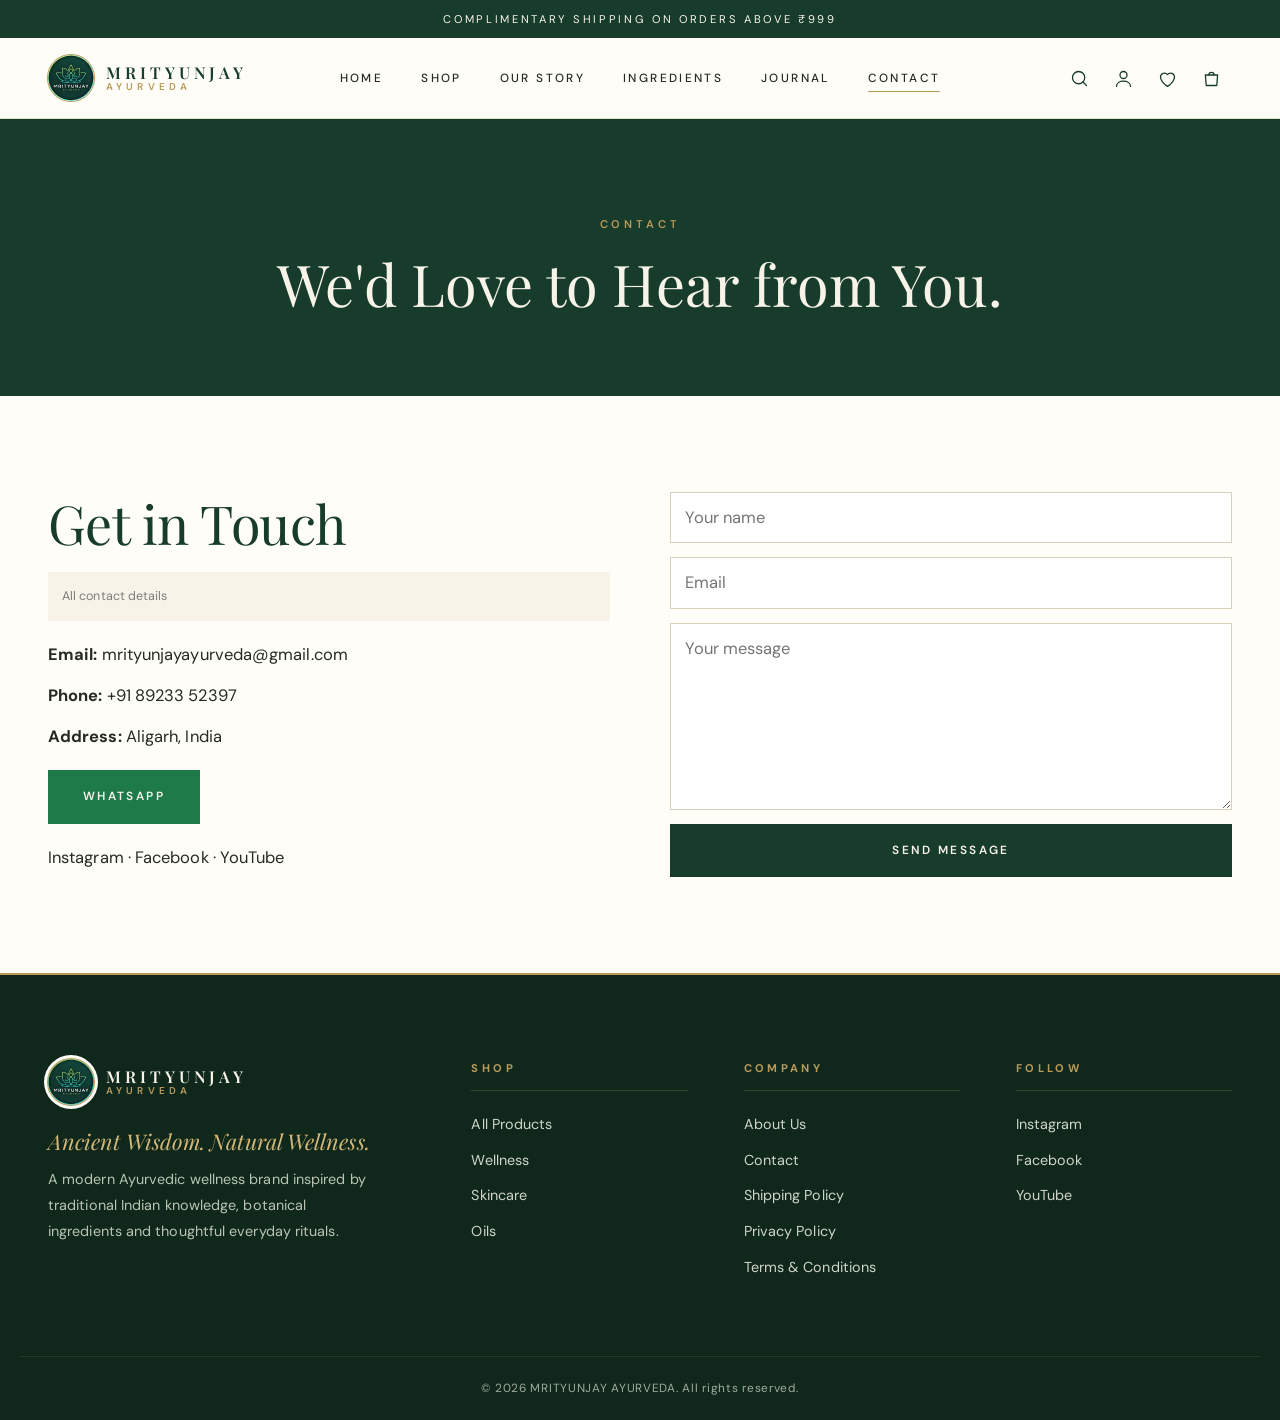
<file: pages/contact.html>
<!DOCTYPE html>
<html lang="en">
    <head>
        <meta charset="utf-8">
        <meta name="viewport" content="width=device-width,initial-scale=1">
        <title>Contact | MRITYUNJAY AYURVEDA</title>
        <link rel="icon" href="../assets/images/logo.jpeg">
        <link rel="preconnect" href="https://fonts.googleapis.com">
        <link href="https://fonts.googleapis.com/css2?family=DM+Sans:wght@400;500;600&family=Playfair+Display:wght@400;500;600&display=swap" rel="stylesheet">
        <link rel="stylesheet" href="../index.css">
    </head>
    <body data-root="../" data-page="contact">
        <section class="ph-hero"><span class="eyebrow">Contact</span><h1>We'd Love to Hear from You.</h1></section>
        <section class="sec"><div class="wrap ct"><div><h2>Get in Touch</h2><p class="dis">All contact details</p><ul style="margin:20px 0"><li><b>Email:</b> mrityunjayayurveda@gmail.com</li><li><b>Phone:</b> +91 89233 52397</li><li><b>Address:</b> Aligarh, India</li></ul><a class="btn wa" target="_blank" rel="noopener" href="https://wa.me/918923352397">WhatsApp </a><p style="margin-top:20px"><a target="_blank" rel="noopener" href="https://www.instagram.com/mrityunjayproducts?dlrf=MXJwaGhwcmVuNHN0OQ==">Instagram</a> · <a target="_blank" rel="noopener" href="https://facebook.com">Facebook</a> · <a target="_blank" rel="noopener" href="https://youtube.com">YouTube</a></p></div><form class="f" id="cf"><input required placeholder="Your name"><input type="email" required placeholder="Email"><textarea required rows="6" placeholder="Your message"></textarea><button class="btn">Send Message</button></form></div></section>
        <script src="../pack.js"></script>
        <script src="../index.js"></script>
    </body>
</html>
</file>
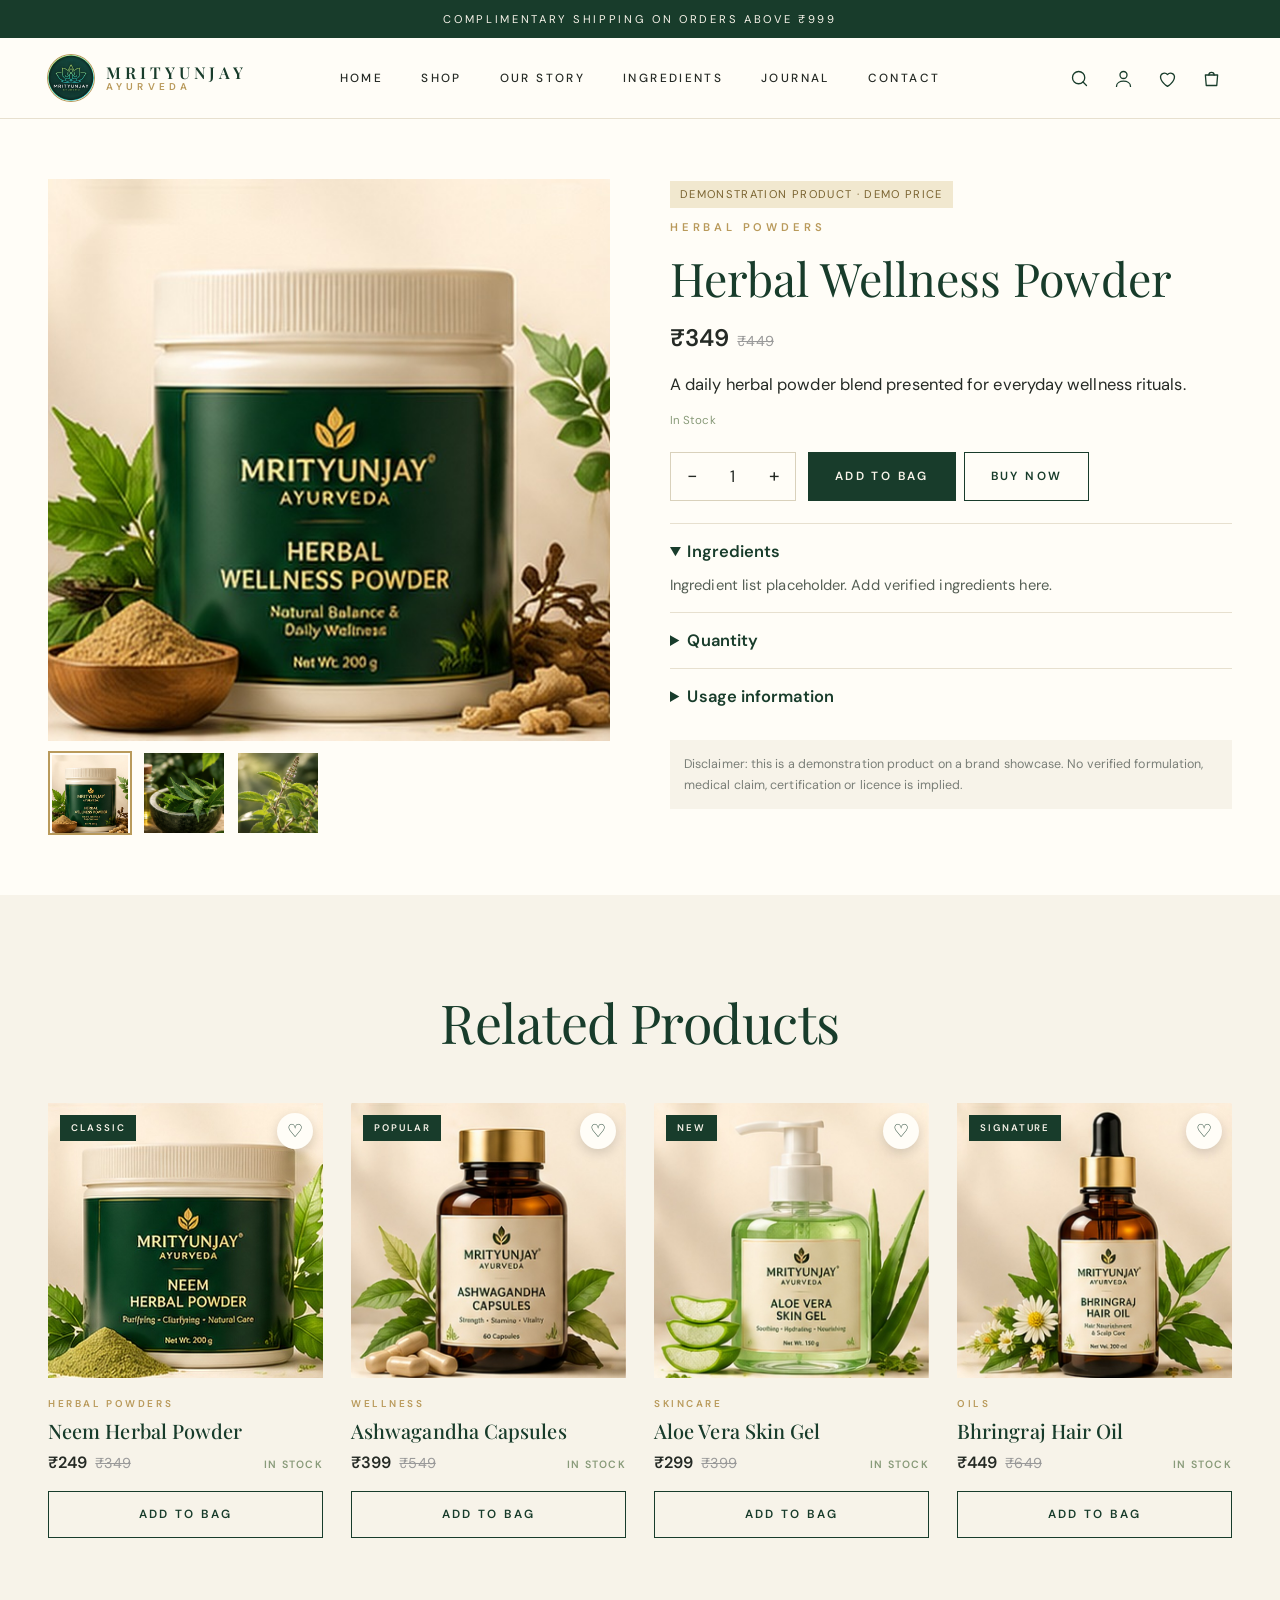
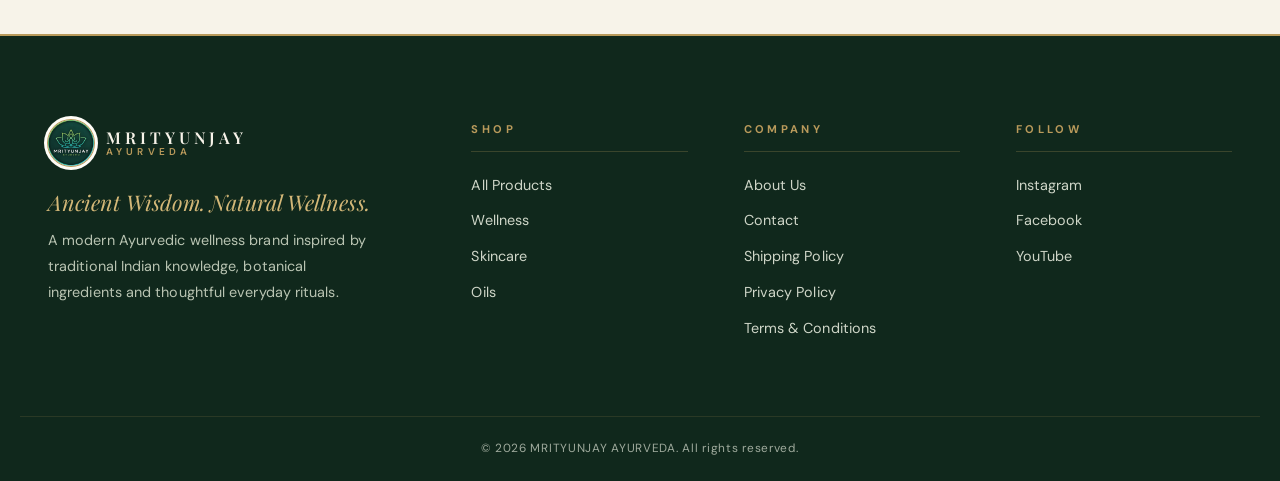
<file: pages/product.html>
<!DOCTYPE html>
<html lang="en">
    <head>
        <meta charset="utf-8">
        <meta name="viewport" content="width=device-width,initial-scale=1">
        <title>Product | MRITYUNJAY AYURVEDA</title>
        <link rel="icon" href="../assets/images/logo.jpeg">
        <link rel="preconnect" href="https://fonts.googleapis.com">
        <link href="https://fonts.googleapis.com/css2?family=DM+Sans:wght@400;500;600&family=Playfair+Display:wght@400;500;600&display=swap" rel="stylesheet">
        <link rel="stylesheet" href="../index.css">
    </head>
    <body data-root="../" data-page="prod">
        <div class="wrap" id="pd"></div>
        <section class="sec cream">
            <div class="wrap center">
                <h2>Related Products</h2>
                <div class="grid" id="rel" style="text-align:left"></div>
            </div>
        </section>
        <script src="../pack.js"></script>
        <script src="../index.js"></script>
    </body>
</html>
</file>
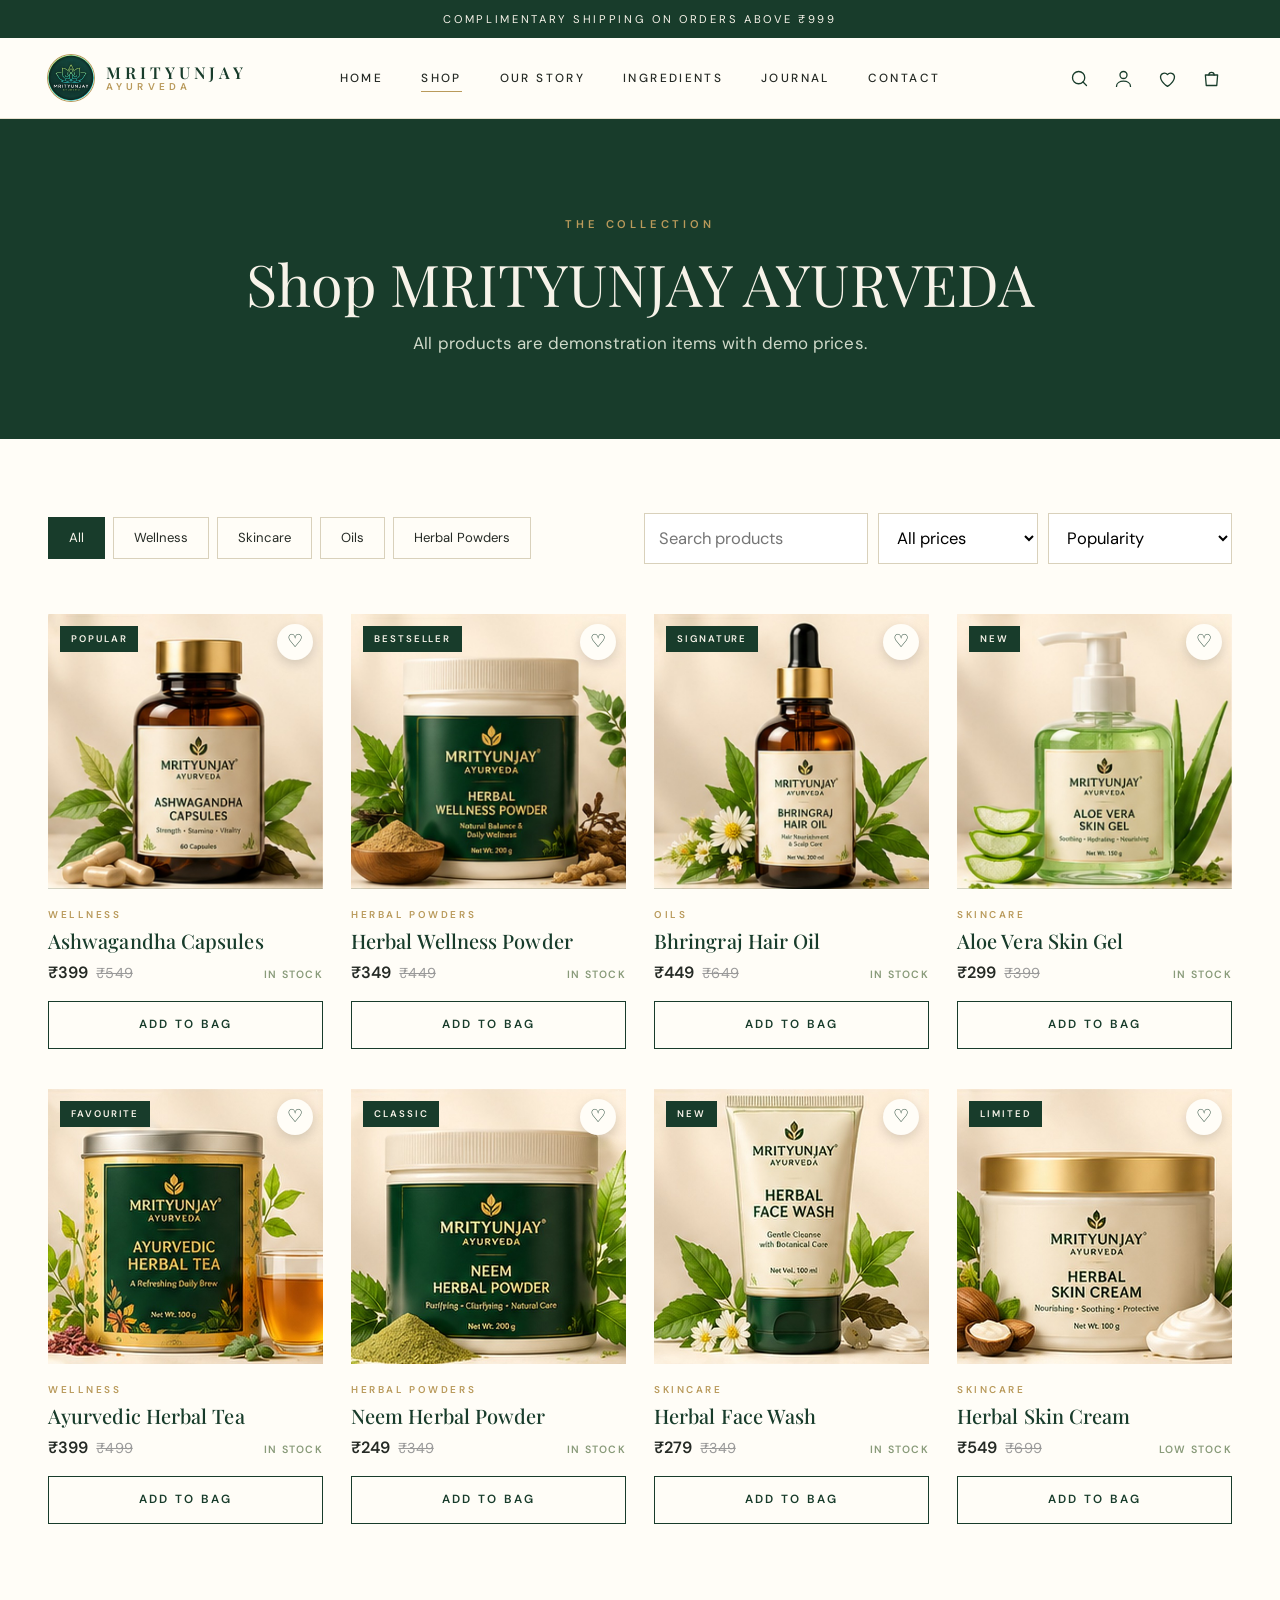
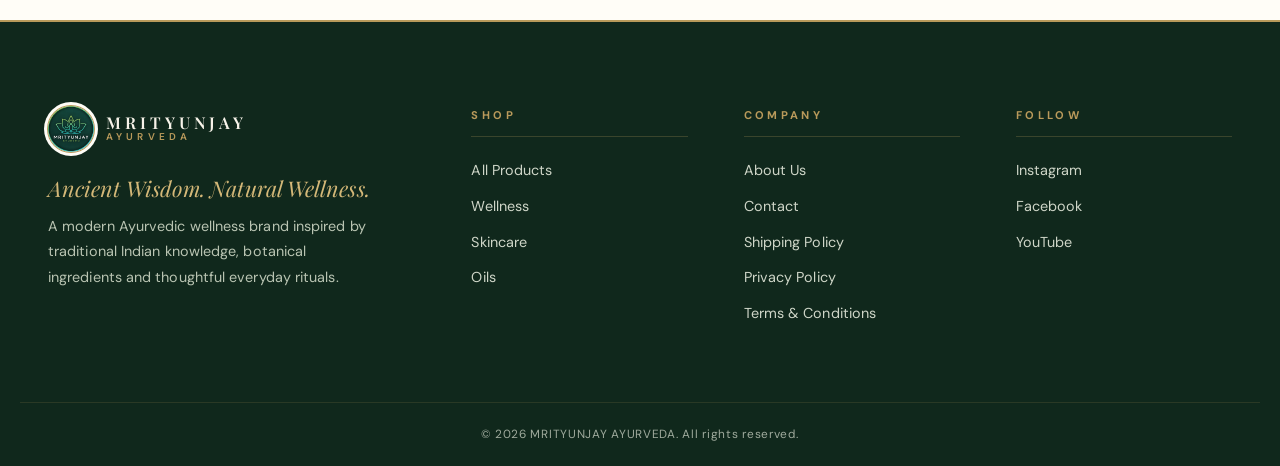
<file: pages/shop.html>
<!DOCTYPE html>
<html lang="en">
    <head>
        <meta charset="utf-8">
        <meta name="viewport" content="width=device-width,initial-scale=1">
        <title>Shop | MRITYUNJAY AYURVEDA</title>
        <link rel="icon" href="../assets/images/logo.jpeg">
        <link rel="preconnect" href="https://fonts.googleapis.com">
        <link href="https://fonts.googleapis.com/css2?family=DM+Sans:wght@400;500;600&family=Playfair+Display:wght@400;500;600&display=swap" rel="stylesheet">
        <link rel="stylesheet" href="../index.css">
    </head>
    <body data-root="../" data-page="shop">
        <section class="ph-hero">
            <span class="eyebrow">The Collection</span>
            <h1>Shop MRITYUNJAY AYURVEDA</h1>
            <p class="lead" style="margin:12px auto 0">All products are demonstration items with demo prices.</p>
        </section>
        <section class="sec" style="padding-top:40px">
            <div class="wrap">
                <div class="bar">
                    <div class="chips" id="chips"></div>
                    <div style="display:flex;gap:10px;flex-wrap:wrap">
                        <input id="sq" placeholder="Search products">
                        <select id="pf">
                            <option value="all">All prices</option>
                            <option value="lo">Under ₹300</option>
                            <option value="mid">₹300 – ₹450</option>
                            <option value="hi">Above ₹450</option>
                        </select>
                        <select id="so">
                            <option value="pop">Popularity</option>
                            <option value="new">Newest</option>
                            <option value="pa">Price: Low to High</option>
                            <option value="pd">Price: High to Low</option>
                        </select>
                    </div>
                </div>
                <div class="grid" id="sg"></div>
            </div>
        </section>
        <script src="../pack.js"></script>
        <script src="../index.js"></script>
    </body>
</html>
</file>
<file: index.css>
:root {
    --g:#183C2B;
    --g2:#294A35;
    --sage:#899B7A;
    --cream:#F7F3E9;
    --ivory:#FFFDF7;
    --gold:#B99A5B;
    --ink:#252A25;
    --sh:0 18px 40px -22px rgba(24,60,43,.45);
}
* {
    box-sizing:border-box;
    margin:0;
    padding:0;
}
html {
    scroll-behavior:smooth;
}
body {
    font-family:'DM Sans',sans-serif;
    background:var(--ivory);
    color:var(--ink);
    line-height:1.65;
    overflow-x:hidden;
}
img {
    max-width:100%;
    display:block;
}
a {
    color:inherit;
    text-decoration:none;
}
button {
    font:inherit;
    cursor:pointer;
    border:0;
    background:none;
    color:inherit;
}
h1,h2,h3,.serif {
    font-family:'Playfair Display',serif;
    font-weight:500;
    line-height:1.15;
    color:var(--g);
}
.wrap {
    max-width:1240px;
    margin:auto;
    padding:0 28px;
}
.sec {
    padding:96px 0;
}
.cream {
    background:var(--cream);
}
.eyebrow {
    font-size:.74rem;
    letter-spacing:.28em;
    text-transform:uppercase;
    color:var(--gold);
    font-weight:600;
    margin-bottom:16px;
    display:block;
}
h2 {
    font-size:clamp(2rem,4vw,3.1rem);
    margin-bottom:18px;
}
.lead {
    max-width:560px;
    color:#566056;
}
.center {
    text-align:center;
}
.center .lead {
    margin:auto;
}
.btn {
    display:inline-block;
    padding:14px 30px;
    background:var(--g);
    color:var(--cream);
    font-size:.8rem;
    letter-spacing:.14em;
    text-transform:uppercase;
    font-weight:600;
    border:1px solid var(--g);
    transition:.35s;
}
.btn:hover {
    background:var(--gold);
    border-color:var(--gold);
    color:var(--g);
}
.btn.o {
    background:none;
    color:var(--g);
}
.btn.o:hover {
    background:var(--g);
    color:var(--cream);
}
.btn[disabled] {
    opacity:.4;
    pointer-events:none;
}
.ann {
    background:var(--g);
    color:var(--cream);
    text-align:center;
    font-size:.78rem;
    letter-spacing:.14em;
    padding:9px 12px;
}
header {
    position:sticky;
    top:0;
    z-index:50;
    background:rgba(255,253,247,.94);
    backdrop-filter:blur(12px);
    border-bottom:1px solid #e7e0cf;
}
.nav {
    display:flex;
    align-items:center;
    justify-content:space-between;
    height:76px;
    gap:20px;
}
.logo {
    display:flex;
    align-items:center;
    gap:12px;
}
.logo img {
    width:46px;
    height:46px;
    border-radius:50%;
}
.logo b {
    font-family:'Playfair Display',serif;
    color:var(--g);
    font-size:1.05rem;
    letter-spacing:.18em;
    line-height:1.1;
    font-weight:600;
}
.logo b small {
    display:block;
    font-size:.62rem;
    letter-spacing:.42em;
    color:var(--gold);
    font-family:'DM Sans',sans-serif;
}
.menu {
    display:flex;
    gap:34px;
    font-size:.88rem;
}
.menu>li {
    list-style:none;
    position:relative;
    padding:26px 0;
}
.menu a {
    position:relative;
}
.menu>li>a:after {
    content:'';
    position:absolute;
    left:0;
    bottom:-4px;
    width:0;
    height:1px;
    background:var(--gold);
    transition:.3s;
}
.menu>li:hover>a:after,.menu a.on:after {
    width:100%;
}
.dd {
    position:absolute;
    top:100%;
    left:-20px;
    background:var(--ivory);
    border:1px solid #e7e0cf;
    box-shadow:var(--sh);
    padding:12px 0;
    min-width:200px;
    opacity:0;
    visibility:hidden;
    transform:translateY(8px);
    transition:.3s;
}
.menu li:hover .dd {
    opacity:1;
    visibility:visible;
    transform:none;
}
.dd a {
    display:block;
    padding:8px 24px;
}
.dd a:hover {
    background:var(--cream);
    color:var(--g);
}
.icons {
    display:flex;
    gap:6px;
}
.ib {
    width:42px;
    height:42px;
    display:grid;
    place-items:center;
    position:relative;
    border-radius:50%;
    transition:.3s;
}
.ib:hover {
    background:var(--cream);
}
.ib svg {
    width:21px;
    height:21px;
    fill:none;
    stroke:var(--g);
    stroke-width:1.5;
}
.cnt {
    position:absolute;
    top:2px;
    right:0;
    background:var(--gold);
    color:#fff;
    font-size:.65rem;
    min-width:17px;
    height:17px;
    border-radius:9px;
    display:grid;
    place-items:center;
}
.burger {
    display:none;
}
.hero {
    background:var(--cream);
    overflow:hidden;
}
.hero .wrap {
    display:grid;
    grid-template-columns:1fr 1.05fr;
    gap:50px;
    align-items:center;
    min-height:700px;
    padding-top:50px;
    padding-bottom:50px;
}
.hero h1 {
    font-size:clamp(2.6rem,5.4vw,4.6rem);
    margin:6px 0 22px;
}
.hero h1 i {
    color:var(--gold);
}
.hero .btns {
    display:flex;
    gap:14px;
    margin-top:34px;
    flex-wrap:wrap;
}
.comp {
    display:grid;
    grid-template-columns:1fr 1fr;
    gap:18px;
}
.comp figure {
    position:relative;
    aspect-ratio:4/5;
    overflow:hidden;
    box-shadow:var(--sh);
}
.comp figure:nth-child(even) {
    margin-top:44px;
}
.comp figure:nth-child(odd) {
    margin-top:-24px;
}
.comp img,.ph img {
    width:100%;
    height:100%;
    object-fit:cover;
    transition:transform .9s;
}
.comp figure:hover img {
    transform:scale(1.06);
}
.comp figcaption {
    position:absolute;
    left:0;
    right:0;
    bottom:0;
    padding:30px 16px 14px;
    color:#fff;
    font-size:.8rem;
    letter-spacing:.1em;
    background:linear-gradient(transparent,rgba(24,60,43,.85));
}
.lbl {
    position:absolute;
    left:50%;
    bottom:16%;
    transform:translateX(-50%);
    background:var(--g);
    color:var(--gold);
    font:600 .52rem/1.5 'DM Sans';
    letter-spacing:.24em;
    text-align:center;
    padding:8px 12px;
    border:1px solid var(--gold);
    box-shadow:0 6px 14px rgba(0,0,0,.3);
    pointer-events:none;
}
.trust {
    background:var(--g);
    color:var(--cream);
}
.trust .wrap {
    display:grid;
    grid-template-columns:repeat(4,1fr);
    gap:20px;
    padding-top:30px;
    padding-bottom:30px;
    text-align:center;
    font-size:.82rem;
    letter-spacing:.16em;
    text-transform:uppercase;
}
.trust span:before {
    content:'✦ ';
    color:var(--gold);
}
.cats {
    display:grid;
    grid-template-columns:repeat(3,1fr);
    gap:22px;
    margin-top:50px;
}
.cat {
    position:relative;
    aspect-ratio:3/4;
    overflow:hidden;
    display:flex;
    align-items:flex-end;
}
.cat img {
    position:absolute;
    inset:0;
    width:100%;
    height:100%;
    object-fit:cover;
    transition:transform 1s;
}
.cat:hover img {
    transform:scale(1.07);
}
.cat:after {
    content:'';
    position:absolute;
    inset:0;
    background:linear-gradient(transparent 40%,rgba(24,60,43,.88));
}
.cat div {
    position:relative;
    z-index:2;
    padding:30px;
    color:#fff;
}
.cat h3 {
    color:#fff;
    font-size:1.8rem;
}
.cat span {
    font-size:.75rem;
    letter-spacing:.2em;
    text-transform:uppercase;
    color:#e4d5ad;
}
.grid {
    display:grid;
    grid-template-columns:repeat(4,1fr);
    gap:28px;
    margin-top:50px;
}
.card small {
    color:var(--gold);
    letter-spacing:.18em;
    text-transform:uppercase;
    font-size:.68rem;
    font-weight:600;
    display:block;
    margin-top:14px;
}
.card h3 {
    font-size:1.15rem;
    margin:4px 0;
}
.ph {
    position:relative;
    aspect-ratio:1/1.1;
    overflow:hidden;
    background:var(--cream);
}
.ph a {
    display:block;
    height:100%;
}
.card:hover .ph img {
    transform:scale(1.06);
}
.badge {
    position:absolute;
    top:12px;
    left:12px;
    background:var(--ivory);
    color:var(--g);
    font-size:.65rem;
    letter-spacing:.14em;
    text-transform:uppercase;
    padding:4px 10px;
    font-weight:600;
}
.wl {
    position:absolute;
    top:10px;
    right:10px;
    width:36px;
    height:36px;
    border-radius:50%;
    background:var(--ivory);
    color:var(--g);
    font-size:1.1rem;
    transition:.3s;
}
.wl.on {
    background:var(--g);
    color:var(--gold);
}
.qv {
    position:absolute;
    left:0;
    right:0;
    bottom:0;
    background:rgba(24,60,43,.92);
    color:var(--cream);
    padding:12px;
    font-size:.75rem;
    letter-spacing:.16em;
    text-transform:uppercase;
    transform:translateY(100%);
    transition:.4s;
}
.card:hover .qv {
    transform:none;
}
.pr {
    font-weight:600;
    margin-bottom:10px;
}
.pr s {
    color:#999;
    font-weight:400;
    margin-left:8px;
    font-size:.9rem;
}
.card .btn {
    width:100%;
    padding:11px;
}
.stk {
    font-size:.72rem;
    color:var(--sage);
    margin-bottom:8px;
    display:block;
}
.split {
    display:grid;
    grid-template-columns:1fr 1fr;
    gap:70px;
    align-items:center;
}
.split img {
    width:100%;
    aspect-ratio:4/5;
    object-fit:cover;
    box-shadow:var(--sh);
}
.ings {
    display:grid;
    grid-template-columns:repeat(3,1fr);
    gap:24px;
    margin-top:50px;
}
.ing {
    background:var(--ivory);
    border:1px solid #e7e0cf;
    transition:.4s;
}
.ing:hover {
    transform:translateY(-6px);
    box-shadow:var(--sh);
}
.ing img {
    aspect-ratio:16/10;
    width:100%;
    object-fit:cover;
}
.ing div {
    padding:22px;
}
.ing h3 {
    font-size:1.3rem;
    margin-bottom:6px;
}
.ing p {
    font-size:.9rem;
    color:#566056;
}
.fnd {
    display:grid;
    grid-template-columns:repeat(3,1fr);
    gap:30px;
    max-width:900px;
    margin:50px auto 0;
}
.fnd.tm{
    display:grid;
    grid-template-columns:repeat(3,1fr);
    gap:30px;
    max-width:1100px;
    margin:50px auto 0;
}
.tm .fc{
    padding:38px 20px
}
.tm .por{
    width:130px;
    height:130px;
    font-size:2.1rem;
    box-shadow:0 0 0 1px var(--gold),0 0 0 7px var(--ivory),0 0 0 8px rgba(185,154,91,.4)
}
.tm .fc small{
    display:block;
    line-height:1.6;
    letter-spacing:.16em
}
.tm .fc h3{
    font-size:1.35rem
}
@media(max-width:1020px){
    .fnd.tm{
        grid-template-columns:repeat(2,1fr)
    }
}
@media(max-width:760px){
    .fnd.tm{
        grid-template-columns:1fr
    }
}

.fc {
    text-align:center;
    border:1px solid #e7e0cf;
    padding:40px 30px;
    background:var(--cream);
}
.por {
    width:170px;
    height:170px;
    border-radius:50%;
    margin:0 auto 22px;
    background:var(--g) center/cover;
    display:grid;
    place-items:center;
    color:var(--gold);
    font:500 2.8rem 'Playfair Display';
    border:4px solid var(--ivory);
    box-shadow:0 0 0 1px var(--gold);
}
.fc small {
    color:var(--gold);
    letter-spacing:.24em;
    font-size:.7rem;
    text-transform:uppercase;
    font-weight:600;
}
.fc h3 {
    font-size:1.6rem;
    margin:6px 0 10px;
}
.fc p {
    font-size:.9rem;
    color:#566056;
}
.jr {
    display:grid;
    grid-template-columns:repeat(3,1fr);
    gap:28px;
    margin-top:50px;
}
.jc {
    cursor:pointer;
}
.jc img {
    aspect-ratio:4/3;
    width:100%;
    object-fit:cover;
    transition:.8s;
}
.jc .im {
    overflow:hidden;
}
.jc:hover img {
    transform:scale(1.05);
}
.jc h3 {
    font-size:1.35rem;
    margin:16px 0 6px;
}
.jc span {
    font-size:.75rem;
    letter-spacing:.18em;
    text-transform:uppercase;
    color:var(--gold);
}
.nl {
    background:var(--g);
    color:var(--cream);
    text-align:center;
}
.nl h2 {
    color:var(--cream);
}
.nl form {
    display:flex;
    max-width:480px;
    margin:28px auto 0;
}
.nl input {
    flex:1;
    padding:14px 18px;
    border:0;
    font:inherit;
    background:var(--ivory);
}
.nl .btn {
    background:var(--gold);
    border-color:var(--gold);
    color:var(--g);
}
footer {
    background:#10281c;
    color:#cfd6c8;
    padding:70px 0 26px;
    font-size:.9rem;
}
footer .wrap>div:first-child {
    display:grid;
    grid-template-columns:1.6fr 1fr 1fr 1fr;
    gap:40px;
}
footer h4 {
    color:var(--gold);
    font-size:.75rem;
    letter-spacing:.2em;
    text-transform:uppercase;
    margin-bottom:14px;
}
footer li {
    list-style:none;
    margin-bottom:8px;
}
footer a:hover {
    color:var(--gold);
}
footer .logo b {
    color:var(--cream);
}
.copy {
    border-top:1px solid #29412f;
    margin-top:40px;
    padding-top:20px;
    font-size:.78rem;
    opacity:.7;
}
.ph-hero {
    background:var(--cream);
    padding:70px 0 50px;
    text-align:center;
}
.ph-hero h1 {
    font-size:clamp(2.2rem,4.5vw,3.6rem);
}
.bar {
    display:flex;
    gap:14px;
    flex-wrap:wrap;
    align-items:center;
    margin:34px 0 0;
    justify-content:space-between;
}
.chips {
    display:flex;
    gap:8px;
    flex-wrap:wrap;
}
.chip {
    padding:9px 20px;
    border:1px solid #d9d1bb;
    font-size:.82rem;
    transition:.3s;
}
.chip.on,.chip:hover {
    background:var(--g);
    color:var(--cream);
    border-color:var(--g);
}
.bar input,.bar select,.f input,.f textarea {
    padding:11px 14px;
    border:1px solid #d9d1bb;
    background:#fff;
    font:inherit;
    min-width:160px;
}
.pd {
    display:grid;
    grid-template-columns:1fr 1fr;
    gap:60px;
    padding:60px 0;
}
.gal .main {
    aspect-ratio:1/1;
    overflow:hidden;
    background:var(--cream);
    position:relative;
}
.gal .main img {
    width:100%;
    height:100%;
    object-fit:cover;
}
.th {
    display:flex;
    gap:10px;
    margin-top:10px;
}
.th img {
    width:84px;
    height:84px;
    object-fit:cover;
    cursor:pointer;
    border:2px solid transparent;
}
.th img.on {
    border-color:var(--gold);
}
.pd h1 {
    font-size:2.5rem;
    margin:6px 0 12px;
}
.pd .pr {
    font-size:1.5rem;
}
.demo {
    display:inline-block;
    background:#f1e8cf;
    color:#7a6330;
    font-size:.7rem;
    letter-spacing:.12em;
    text-transform:uppercase;
    padding:4px 10px;
    margin-bottom:10px;
}
.pd details {
    border-top:1px solid #e7e0cf;
    padding:14px 0;
}
.pd summary {
    cursor:pointer;
    font-weight:600;
    color:var(--g);
}
.pd details p {
    margin-top:8px;
    font-size:.92rem;
    color:#566056;
}
.q {
    display:inline-flex;
    border:1px solid #d9d1bb;
    margin-right:12px;
}
.q button {
    width:42px;
    height:46px;
    font-size:1.2rem;
}
.q span {
    width:40px;
    display:grid;
    place-items:center;
}
.acts {
    display:flex;
    flex-wrap:wrap;
    margin:22px 0;
}
.acts .btn {
    padding:14px 26px;
}
.dis {
    font-size:.78rem;
    color:#7a7f78;
    background:var(--cream);
    padding:14px;
    margin-top:16px;
}
.ov {
    position:fixed;
    inset:0;
    background:rgba(16,40,28,.5);
    opacity:0;
    visibility:hidden;
    transition:.35s;
    z-index:80;
}
.ov.on {
    opacity:1;
    visibility:visible;
}
#drawer {
    position:fixed;
    top:0;
    right:0;
    height:100%;
    width:min(430px,100%);
    background:var(--ivory);
    z-index:90;
    transform:translateX(100%);
    transition:.45s;
    display:flex;
    flex-direction:column;
}
#drawer.on {
    transform:none;
}
.dh {
    display:flex;
    justify-content:space-between;
    align-items:center;
    padding:22px 26px;
    border-bottom:1px solid #e7e0cf;
}
.dh h3 {
    font-size:1.4rem;
}
.x {
    font-size:1.8rem;
    line-height:1;
    color:var(--g);
}
.dl {
    flex:1;
    overflow:auto;
    padding:10px 26px;
}
.ci {
    display:grid;
    grid-template-columns:70px 1fr auto;
    gap:14px;
    padding:16px 0;
    border-bottom:1px solid #eee6d3;
    align-items:center;
}
.ci img {
    width:70px;
    height:70px;
    object-fit:cover;
}
.ci h4 {
    font:500 .98rem 'Playfair Display';
}
.ci .q {
    margin:6px 0 0;
}
.ci .q button {
    height:30px;
    width:30px;
}
.ci .q span {
    width:30px;
    font-size:.85rem;
}
.rm {
    font-size:.75rem;
    color:#999;
    text-decoration:underline;
}
.df {
    padding:22px 26px;
    border-top:1px solid #e7e0cf;
}
.df p {
    display:flex;
    justify-content:space-between;
    margin-bottom:12px;
    font-weight:600;
}
.df .btn {
    width:100%;
}
.empty {
    text-align:center;
    color:#777;
    padding:60px 0;
}
#modal {
    position:fixed;
    inset:0;
    z-index:100;
    display:none;
    place-items:center;
    background:rgba(16,40,28,.6);
    padding:20px;
}
#modal.on {
    display:grid;
}
.mbox {
    background:var(--ivory);
    max-width:820px;
    width:100%;
    max-height:90vh;
    overflow:auto;
    padding:36px;
    position:relative;
}
.mbox .x {
    position:absolute;
    top:10px;
    right:18px;
}
.mbox .pd {
    padding:0;
    gap:30px;
}
.mbox .pd h1 {
    font-size:1.9rem;
}
#sp {
    position:fixed;
    top:0;
    left:0;
    right:0;
    background:var(--ivory);
    z-index:95;
    padding:26px 0 30px;
    transform:translateY(-100%);
    transition:.45s;
    box-shadow:var(--sh);
}
#sp.on {
    transform:none;
}
#sp input {
    width:100%;
    padding:16px 4px;
    border:0;
    border-bottom:1px solid var(--g);
    background:none;
    font:1.4rem 'Playfair Display';
    outline:0;
}
#sr a {
    display:flex;
    gap:14px;
    align-items:center;
    padding:10px 0;
    border-bottom:1px solid #eee6d3;
}
#sr img {
    width:50px;
    height:50px;
    object-fit:cover;
}
#toast {
    position:fixed;
    bottom:26px;
    left:50%;
    transform:translate(-50%,30px);
    background:var(--g);
    color:var(--cream);
    padding:13px 26px;
    font-size:.88rem;
    opacity:0;
    transition:.4s;
    z-index:200;
    pointer-events:none;
}
#toast.on {
    opacity:1;
    transform:translate(-50%,0);
}
.rv {
    opacity:0;
    transform:translateY(26px);
    transition:1s;
}
.rv.in {
    opacity:1;
    transform:none;
}
.f {
    display:grid;
    gap:14px;
}
.f input,.f textarea {
    width:100%;
}
.ct {
    display:grid;
    grid-template-columns:1fr 1fr;
    gap:60px;
}
.ct li {
    list-style:none;
    margin-bottom:14px;
}
.wa {
    background:#1f7a4a;
    border-color:#1f7a4a;
}
@media(max-width:1000px) {
    .grid {
        grid-template-columns:repeat(2,1fr);
    }
    .hero .wrap,.split,.pd,.ct {
        grid-template-columns:1fr;
    }
    .ings,.jr,.cats {
        grid-template-columns:1fr 1fr;
    }
    footer .wrap>div:first-child {
        grid-template-columns:1fr 1fr;
    }
    .sec {
        padding:70px 0;
    }
    .comp figure:nth-child(n) {
        margin-top:0;
    }
}
@media(max-width:760px) {
    .burger {
        display:grid;
    }
    .menu {
        position:absolute;
        top:100%;
        left:0;
        right:0;
        background:var(--ivory);
        flex-direction:column;
        gap:0;
        padding:10px 28px 20px;
        border-bottom:1px solid #e7e0cf;
        display:none;
    }
    .menu.on {
        display:flex;
    }
    .menu>li {
        padding:12px 0;
    }
    .dd {
        position:static;
        opacity:1;
        visibility:visible;
        transform:none;
        border:0;
        box-shadow:none;
        padding:0 0 0 14px;
    }
    .logo b {
        font-size:.85rem;
    }
    .logo img {
        width:38px;
        height:38px;
    }
    .wrap {
        padding:0 18px;
    }
    .grid {
        gap:14px;
    }
    .ings,.jr,.cats,.fnd,.trust .wrap {
        grid-template-columns:1fr;
    }
    .trust .wrap {
        grid-template-columns:1fr 1fr;
    }
    .hero .wrap {
        min-height:0;
    }
    .ib {
        width:36px;
    }
    .comp {
        gap:10px;
    }
    .mbox {
        padding:22px;
    }
    .card h3 {
        font-size:1rem;
    }
}
/* ===== Design review pass ===== */
::selection {
    background:var(--gold);
    color:var(--g);
}
:focus-visible {
    outline:2px solid var(--gold);
    outline-offset:3px;
}
body {
    font-size:16.5px;
    letter-spacing:.005em;
}
.lead {
    font-size:1.06rem;
    line-height:1.8;
}
h2 {
    font-size:clamp(2.1rem,4.2vw,3.4rem);
    font-weight:400;
    letter-spacing:-.01em;
}
h3 {
    font-weight:500;
}
.eyebrow {
    font-size:.7rem;
    letter-spacing:.34em;
}
.center .eyebrow:before,.center .eyebrow:after {
    content:'';
    display:inline-block;
    width:34px;
    height:1px;
    background:var(--gold);
    vertical-align:middle;
    margin:0 14px;
    opacity:.7;
}
.btn {
    padding:16px 34px;
    font-size:.74rem;
    letter-spacing:.2em;
}
.ann {
    font-size:.7rem;
    letter-spacing:.24em;
    text-transform:uppercase;
    padding:10px;
}
.nav {
    display:grid;
    grid-template-columns:1fr auto 1fr;
    height:80px;
}
.menu {
    gap:38px;
    justify-content:center;
}
.menu>li {
    padding:0;
    height:80px;
    display:flex;
    align-items:center;
}
.menu>li>a {
    font-size:.74rem;
    letter-spacing:.2em;
    text-transform:uppercase;
    font-weight:500;
}
.icons {
    justify-content:flex-end;
    gap:2px;
}
.dd a {
    font-size:.85rem;
}
.dd {
    top:calc(100% - 1px);
    border-top:2px solid var(--gold);
}
.logo b {
    font-size:1.02rem;
    letter-spacing:.24em;
}
.logo img {
    box-shadow:0 0 0 1px var(--gold),0 0 0 4px var(--ivory);
}
/* hero */
.hero {
    background:radial-gradient(ellipse at 78% 45%,#2d5b42 0,var(--g) 62%);
    position:relative;
}
.hero:after {
    content:'';
    position:absolute;
    left:0;
    right:0;
    bottom:0;
    height:1px;
    background:rgba(185,154,91,.5);
}
.hero .wrap {
    min-height:760px;
    gap:70px;
    grid-template-columns:1fr 1.1fr;
}
.hero h1 {
    color:var(--cream);
    font-size:clamp(2.8rem,5.8vw,5.3rem);
    font-weight:400;
    letter-spacing:-.02em;
    margin:10px 0 26px;
}
.hero h1 i {
    color:#d4b878;
    font-weight:400;
}
.hero .lead {
    color:#cfd9c9;
}
.hero .btn {
    background:var(--gold);
    border-color:var(--gold);
    color:var(--g);
}
.hero .btn:hover {
    background:var(--cream);
    border-color:var(--cream);
}
.hero .btn.o {
    background:none;
    color:var(--cream);
    border-color:rgba(247,243,233,.5);
}
.hero .btn.o:hover {
    background:var(--cream);
    color:var(--g);
}
.hero .btns {
    margin-top:42px;
}
.hero .wrap>div:first-child:after {
    content:'Founded by Aryan Yadav & Sachin Yadav';
    display:block;
    margin-top:56px;
    padding-top:18px;
    border-top:1px solid rgba(185,154,91,.4);
    max-width:380px;
    font-size:.7rem;
    letter-spacing:.24em;
    text-transform:uppercase;
    color:var(--gold);
}
.comp {
    gap:22px;
    padding:30px 0;
}
.comp figure {
    border-radius:999px 999px 6px 6px;
    box-shadow:0 30px 50px -28px #000;
    outline:1px solid rgba(185,154,91,.55);
    outline-offset:8px;
}
.comp figure:nth-child(odd) {
    margin-top:-30px;
}
.comp figure:nth-child(even) {
    margin-top:30px;
}
.comp figcaption {
    text-align:center;
    font-size:.66rem;
    letter-spacing:.24em;
    text-transform:uppercase;
    padding:50px 10px 16px;
}
img {
    filter:saturate(.88) contrast(1.03) sepia(.06);
}
.logo img,.lbl:before {
    filter:none;
}
/* consistent packaging label */
.lbl {
    width:56%;
    min-width:108px;
    bottom:15%;
    background:var(--cream);
    color:var(--g);
    border:1px solid var(--gold);
    outline:3px solid rgba(247,243,233,.55);
    padding:26px 6px 9px;
    font:600 .5rem/1.55 'DM Sans',sans-serif;
    letter-spacing:.3em;
    text-indent:.3em;
    box-shadow:0 14px 22px -8px rgba(0,0,0,.45);
}
.lbl:before {
    content:'';
    position:absolute;
    top:-17px;
    left:50%;
    width:34px;
    height:34px;
    transform:translateX(-50%);
    border-radius:50%;
    background:url(assets/images/logo.jpeg) center/cover;
    border:2px solid var(--cream);
}
.comp .lbl {
    font-size:.6rem;
}
.mbox .lbl,.gal .lbl {
    font-size:.62rem;
    width:42%;
}
/* trust */
.trust .wrap {
    padding-top:34px;
    padding-bottom:34px;
}
.trust span {
    font-size:.72rem;
    letter-spacing:.24em;
    border-right:1px solid rgba(185,154,91,.3);
}
.trust span:last-child {
    border:0;
}
/* cards */
.grid {
    gap:40px 28px;
}
.ph {
    aspect-ratio:4/5;
}
.ph:after {
    content:'';
    position:absolute;
    inset:0;
    background:linear-gradient(transparent 60%,rgba(24,60,43,.28));
    pointer-events:none;
}
.ph .badge,.ph .wl,.ph .qv {
    z-index:2;
}
.badge {
    background:var(--g);
    color:var(--cream);
    font-size:.6rem;
    letter-spacing:.2em;
    padding:5px 11px;
}
.wl {
    box-shadow:0 4px 12px rgba(0,0,0,.15);
}
.card small {
    margin-top:18px;
    font-size:.62rem;
    letter-spacing:.26em;
}
.card h3 {
    font-size:1.25rem;
    margin:6px 0 8px;
}
.pr {
    display:flex;
    align-items:baseline;
    gap:8px;
    font-size:1.02rem;
    margin-bottom:14px;
}
.pr s {
    margin:0;
}
.pr .stk {
    margin:0 0 0 auto;
    font-size:.66rem;
    letter-spacing:.12em;
    text-transform:uppercase;
}
.card .btn {
    background:none;
    color:var(--g);
    padding:13px;
}
.card .btn:hover {
    background:var(--g);
    color:var(--cream);
}
/* categories & ingredients */
.cat {
    aspect-ratio:4/5;
}
.cat div {
    padding:34px;
}
.cat h3 {
    font-size:2rem;
    font-weight:400;
}
.cat span {
    border-bottom:1px solid var(--gold);
    padding-bottom:3px;
}
.ings {
    counter-reset:i;
    gap:30px;
}
.ing {
    counter-increment:i;
    border:0;
    background:none;
}
.ing img {
    aspect-ratio:4/5;
}
.ing div {
    padding:20px 4px 0;
}
.ing h3:before {
    content:'0' counter(i);
    display:block;
    font:600 .7rem 'DM Sans';
    letter-spacing:.3em;
    color:var(--gold);
    margin-bottom:8px;
}
.ing:hover {
    box-shadow:none;
}
/* editorial */
.edi {
    position:relative;
    padding:0 0 60px 60px;
}
.edi img {
    box-shadow:var(--sh);
}
.edi .a {
    width:82%;
    margin-left:auto;
    aspect-ratio:4/5;
    object-fit:cover;
}
.edi .b {
    position:absolute;
    left:0;
    bottom:0;
    width:46%;
    aspect-ratio:1;
    object-fit:cover;
    border:10px solid var(--ivory);
}
.quote {
    background:var(--g);
    color:var(--cream);
    text-align:center;
    padding:110px 0;
}
.quote .serif {
    font-size:6rem;
    color:var(--gold);
    line-height:.4;
    display:block;
    height:40px;
}
.quote blockquote {
    font:italic 400 clamp(1.7rem,3.6vw,2.8rem)/1.35 'Playfair Display',serif;
    max-width:860px;
    margin:0 auto 26px;
}
.quote cite {
    font:600 .7rem 'DM Sans';
    letter-spacing:.3em;
    text-transform:uppercase;
    color:var(--gold);
}
.fc {
    background:var(--ivory);
    padding:50px 30px;
}
.por {
    width:190px;
    height:190px;
    box-shadow:0 0 0 1px var(--gold),0 0 0 9px var(--ivory),0 0 0 10px rgba(185,154,91,.4);
}
.jc h3 {
    font-size:1.5rem;
    font-weight:400;
}
.jc span {
    display:inline-block;
    margin-top:16px;
}
.split img {
    aspect-ratio:4/5;
}
.ph-hero {
    background:var(--g);
    padding:96px 0 80px;
}
.ph-hero h1 {
    color:var(--cream);
    font-weight:400;
}
.ph-hero .lead {
    color:#cfd9c9;
}
.nl {
    padding:110px 0;
}
.nl input {
    padding:17px 20px;
}
footer {
    padding:90px 0 28px;
}
footer h4 {
    letter-spacing:.28em;
}
/* drawer */
.dh {
    padding:26px 28px;
}
.dh h3 {
    font-size:1.6rem;
    font-weight:400;
}
.fs {
    background:var(--cream);
    padding:14px 28px;
    font-size:.78rem;
    letter-spacing:.04em;
    color:var(--g);
}
.fs i {
    display:block;
    height:3px;
    background:#e2dac4;
    margin-top:9px;
}
.fs b {
    display:block;
    height:100%;
    background:var(--gold);
    transition:.5s;
}
.dl {
    padding:6px 28px;
}
.ci {
    grid-template-columns:84px 1fr auto;
    gap:16px;
    padding:20px 0;
}
.ci img {
    width:84px;
    height:100px;
    background:var(--cream);
}
.ci h4 {
    font-size:1.05rem;
    color:var(--g);
}
.ci .q {
    border-color:#e2dac4;
}
.df {
    padding:24px 28px;
    background:var(--cream);
}
.df p {
    font:500 1.15rem 'Playfair Display',serif;
    color:var(--g);
}
.df .btn {
    padding:17px;
}
.empty {
    font-family:'Playfair Display',serif;
    font-size:1.3rem;
}
.pd h1 {
    font-size:2.9rem;
    font-weight:400;
}
.gal .main img {
    transition:.5s;
}
.mbox {
    border-top:3px solid var(--gold);
}
@media(max-width:1000px) {
    .hero .wrap {
        grid-template-columns:1fr;
        gap:40px;
        min-height:0;
    }
    .hero .wrap>div:first-child:after {
        display:none;
    }
    .edi {
        padding-left:30px;
    }
    .trust span {
        border:0;
    }
}
@media(max-width:760px) {
    .nav {
        display:flex;
        height:68px;
    }
    .menu>li {
        height:auto;
    }
    .menu>li>a {
        font-size:.8rem;
    }
    .logo b {
        font-size:.8rem;
        letter-spacing:.18em;
    }
    .hero .wrap {
        padding-top:40px;
    }
    .hero h1 {
        font-size:2.6rem;
    }
    .comp {
        gap:14px;
        padding:16px 8px;
    }
    .comp figure {
        outline-offset:5px;
    }
    .comp .lbl {
        font-size:.46rem;
        min-width:84px;
    }
    .lbl {
        font-size:.42rem;
        letter-spacing:.2em;
        padding:22px 4px 7px;
        min-width:84px;
    }
    .lbl:before {
        width:28px;
        height:28px;
        top:-14px;
    }
    .grid {
        gap:28px 12px;
    }
    .card .btn {
        padding:11px 4px;
        font-size:.62rem;
        letter-spacing:.1em;
    }
    .pr {
        flex-wrap:wrap;
    }
    .pr .stk {
        display:none;
    }
    .quote {
        padding:80px 0;
    }
    .ph-hero {
        padding:64px 0 50px;
    }
    .ings {
        grid-template-columns:1fr 1fr;
        gap:18px;
    }
    .cat {
        aspect-ratio:16/11;
    }
    .trust .wrap {
        grid-template-columns:1fr 1fr;
        gap:14px;
    }
    .qv {
        display:none;
    }
    .por {
        width:150px;
        height:150px;
    }
    .fs {
        padding:12px 18px;
    }
    .ci {
        grid-template-columns:70px 1fr auto;
    }
    .ci img {
        width:70px;
        height:84px;
    }
}
.nl form {
    padding:0 4px;
}
.nl input {
    min-width:0;
    width:100%;
}
.nl .btn {
    padding:17px 22px;
    white-space:nowrap;
}
@media(max-width:760px) {
    .qv {
        display:block;
        transform:none;
        padding:8px;
        font-size:.58rem;
        letter-spacing:.14em;
        background:rgba(24,60,43,.82);
    }
    .nl .btn {
        padding:17px 14px;
        font-size:.66rem;
        letter-spacing:.1em;
    }
}
.ph svg,.pk,.pk svg,.main svg,#mi,.tn svg,.tp svg {
    width:100%;
    height:100%;
    display:block;
}
.ph svg,.pk svg {
    transition:transform .9s;
}
.card:hover .ph svg,.comp figure:hover svg {
    transform:scale(1.05);
}
.ph:after {
    display:none;
}
.th>* {
    width:84px;
    height:84px;
    object-fit:cover;
    cursor:pointer;
    border:2px solid transparent;
    overflow:hidden;
}
.th .on {
    border-color:var(--gold);
}
.tn {
    display:block;
    width:84px;
    height:104px;
    overflow:hidden;
    background:var(--cream);
}
#sr .tn {
    width:50px;
    height:62px;
}
.gal .main {
    background:var(--cream);
}
#mi img {
    width:100%;
    height:100%;
    object-fit:cover;
}
@media(max-width:760px) {
    .tn {
        width:70px;
        height:88px;
    }
}
/* footer fix */
footer {
    background:#10281c;
    border-top:2px solid var(--gold);
    padding:84px 0 0;
}
footer>.wrap:first-child {
    display:grid;
    grid-template-columns:1.7fr 1fr 1fr 1fr;
    gap:56px;
    align-items:start;
}
footer .wrap>div:first-child {
    display:block;
    grid-template-columns:none;
}
footer .logo {
    margin-bottom:22px;
}
.ft {
    font:italic 400 1.35rem 'Playfair Display',serif;
    color:#d4b878;
    margin-bottom:12px;
}
.fd {
    max-width:330px;
    line-height:1.8;
    color:#b9c4b2;
}
footer h4 {
    margin-bottom:22px;
    padding-bottom:12px;
    border-bottom:1px solid rgba(185,154,91,.25);
    font-size:.7rem;
    letter-spacing:.3em;
}
footer li {
    margin-bottom:12px;
}
footer li a {
    color:#cfd6c8;
    transition:.3s;
}
footer li a:hover {
    color:var(--gold);
    padding-left:6px;
}
footer .copy {
    display:flex;
    justify-content:space-between;
    gap:12px;
    flex-wrap:wrap;
    margin-top:64px;
    padding:22px 28px;
    border-top:1px solid rgba(185,154,91,.2);
    font-size:.74rem;
    letter-spacing:.06em;
    opacity:.75;
}
@media(max-width:1000px) {
    footer>.wrap:first-child {
        grid-template-columns:1fr 1fr;
        gap:44px 30px;
    }
    footer>.wrap:first-child>div:first-child {
        grid-column:1/-1;
    }
}
@media(max-width:760px) {
    footer {
        padding-top:60px;
    }
    footer>.wrap:first-child {
        gap:36px 20px;
    }
    footer .copy {
        margin-top:44px;
        padding:20px 18px;
        flex-direction:column;
    }
}
/* real product photography */
.pimg {
    width:100%;
    height:100%;
    object-fit:cover;
    filter:none!important;
    display:block;
    transition:transform .9s;
}
.card:hover .pimg,.comp figure:hover .pimg {
    transform:scale(1.05);
}
.ph {
    aspect-ratio:1/1;
}
.tp .pimg,.tn .pimg {
    transition:none;
}
.gal .main {
    aspect-ratio:1/1;
}
/* mockup imagery */
.cats {
    grid-template-columns:repeat(4,1fr);
    gap:18px;
}
.cat {
    aspect-ratio:1/1.12;
}
.cat small {
    position:absolute;
    top:20px;
    left:22px;
    z-index:2;
    color:#fff;
    letter-spacing:.22em;
    font-size:.8rem;
}
.cat i {
    position:absolute;
    right:22px;
    bottom:30px;
    z-index:2;
    color:#fff;
    font-style:normal;
    font-size:1.2rem;
}
.cat div {
    padding:26px 22px;
    text-align:left;
}
.cat h3 {
    font-size:1.55rem;
}
.cat span {
    border:0;
    font-size:.66rem;
    letter-spacing:.2em;
}
.cat img {
    filter:none;
}
.himg {
    margin:0 -28px 0 0;
    -webkit-mask-image:linear-gradient(90deg,transparent,#000 20%,#000 88%,transparent),linear-gradient(180deg,transparent,#000 9%,#000 91%,transparent);
    -webkit-mask-composite:source-in;
    mask-image:linear-gradient(90deg,transparent,#000 20%,#000 88%,transparent),linear-gradient(180deg,transparent,#000 9%,#000 91%,transparent);
    mask-composite:intersect;
}
.himg img {
    width:100%;
    height:auto;
    display:block;
    filter:none;
}
.hero .wrap {
    grid-template-columns:1fr 1.3fr;
    gap:30px;
}
.banner {
    margin:70px 0 0;
}
.banner img {
    width:100%;
    aspect-ratio:2.4/1;
    object-fit:cover;
    box-shadow:var(--sh);
    filter:none;
}
@media(max-width:1000px) {
    .cats {
        grid-template-columns:1fr 1fr;
    }
    .himg {
        margin:0 -18px;
        -webkit-mask-image:linear-gradient(180deg,transparent,#000 14%,#000 90%,transparent);
        mask-image:linear-gradient(180deg,transparent,#000 14%,#000 90%,transparent);
    }
    .banner img {
        aspect-ratio:16/10;
    }
}
@media(max-width:760px) {
    .cat {
        aspect-ratio:1/1.15;
    }
    .cat h3 {
        font-size:1.15rem;
    }
    .cat span {
        font-size:.55rem;
        letter-spacing:.12em;
    }
    .cat div {
        padding:16px 14px;
    }
    .cats {
        gap:12px;
    }
    .cat i {
        right:14px;
        bottom:18px;
    }
    .banner {
        margin-top:40px;
    }
}
.cat div {
    padding-right:46px;
}
.cat span {
    letter-spacing:.14em;
}
.ing img {
    aspect-ratio:4/3!important;
    filter:none;
}
.jc img,.edi img,.split img {
    filter:none;
}
#sp {
    box-shadow:none;
    visibility:hidden;
    transition:transform .45s,visibility 0s .45s;
}
#sp.on {
    box-shadow:var(--sh);
    visibility:visible;
    transition:transform .45s;
}
/* Center Copyright Text */
footer .copy {
    display: flex;
    justify-content: center;
    align-items: center;
    text-align: center;
    width: 100%;
}
footer .copy p {
    text-align: center;
    margin: 0 auto;
}
@media (max-width: 760px) {
    footer .copy {
        flex-direction: column;
        align-items: center;
        text-align: center;
    }
}

/* =========================================
   MRITYUNJAY AYURVEDA - OUR PEOPLE UPGRADE
========================================= */

/* Team Grid */
.fnd {
    display: grid;
    grid-template-columns: repeat(2, minmax(0, 1fr));
    gap: 28px;
    max-width: 1100px;
    margin: 50px auto 0;
    align-items: stretch;
}

.fnd.tm {
    margin-top: 30px;
}

/* Team Card */
.fc {
    display: flex;
    flex-direction: column;
    align-items: center;
    justify-content: flex-start;

    min-height: 430px;
    padding: 42px 24px 30px;

    background: #fffdf7;
    border: 1px solid #e7e0cf;

    text-align: center;

    transition:
        transform 0.35s ease,
        border-color 0.35s ease,
        box-shadow 0.35s ease;
}

/* Card Hover */
.fc:hover {
    transform: translateY(-7px);
    border-color: #b99a5b;

    box-shadow:
        0 18px 40px rgba(24, 60, 43, 0.09);
}

/* Profile Image */
.fc .por {
    width: 190px;
    height: 190px;
    flex-shrink: 0;

    margin: 0 auto 26px;

    border-radius: 50%;
    background-position: center;
    background-size: cover;
    background-repeat: no-repeat;

    border: 4px solid #fffdf7;

    box-shadow:
        0 0 0 1px #b99a5b,
        0 0 0 7px #fffdf7,
        0 0 0 8px rgba(185, 154, 91, 0.45);

    transition: transform 0.4s ease;
}

.fc:hover .por {
    transform: scale(1.04);
}

/* Designation */
.fc small {
    display: flex;
    align-items: center;
    justify-content: center;

    min-height: 35px;
    margin-bottom: 8px;

    color: #b99a5b;

    font-size: 10px;
    font-weight: 600;
    letter-spacing: 2.5px;
    line-height: 1.6;
    text-transform: uppercase;
}

/* Member Name */
.fc h3 {
    min-height: 52px;
    display: flex;
    align-items: center;
    justify-content: center;

    margin: 0 0 10px;

    color: #183c2b;

    font-family: "Playfair Display", serif;
    font-size: 23px;
    font-weight: 500;
    line-height: 1.25;
}

/* Description */
.fc p {
    max-width: 240px;
    min-height: 45px;

    margin: 0 auto;

    color: #687168;
    font-size: 13px;
    line-height: 1.8;
}


/* =========================================
   TABLET
========================================= */

@media (max-width: 1000px) {
    .fnd {
        gap: 20px;
    }

    .fc {
        min-height: 400px;
        padding: 35px 16px 25px;
    }

    .fc .por {
        width: 165px;
        height: 165px;
    }

    .fc h3 {
        font-size: 20px;
    }
}


/* =========================================
   MOBILE
========================================= */

@media (max-width: 760px) {
    .fnd {
        grid-template-columns: repeat(2, minmax(0, 1fr));
        gap: 15px;
        margin-top: 30px;
    }

    .fnd.tm {
        margin-top: 20px;
    }

    .fc {
        min-height: 340px;
        padding: 24px 10px 20px;
    }

    .fc .por {
        width: 125px;
        height: 125px;
        margin-bottom: 20px;
    }

    .fc small {
        font-size: 8px;
        letter-spacing: 1.4px;
    }

    .fc h3 {
        font-size: 17px;
        min-height: 42px;
    }

    .fc p {
        font-size: 11px;
    }
}


/* Small Mobile */
@media (max-width: 380px) {
    .fc .por {
        width: 105px;
        height: 105px;
    }

    .fc h3 {
        font-size: 15px;
    }

    .fc {
        padding: 20px 8px;
    }
}

/* Luxury Team Tagline */

.team-tagline {
    display: inline-block;
    position: relative;

    margin: 14px auto 0;
    padding: 0 0 14px;

    color: #8b7954;
    font-family: "Playfair Display", serif;
    font-size: clamp(15px, 1.5vw, 18px);
    font-style: italic;
    font-weight: 400;

    letter-spacing: 0.6px;
    line-height: 1.8;
    text-align: center;
}

.team-tagline::after {
    content: "";
    position: absolute;
    bottom: 0;
    left: 50%;
    transform: translateX(-50%);

    width: 55px;
    height: 1px;
    background: linear-gradient(
        90deg,
        transparent,
        #b99a5b,
        transparent
    );
}
</file>
